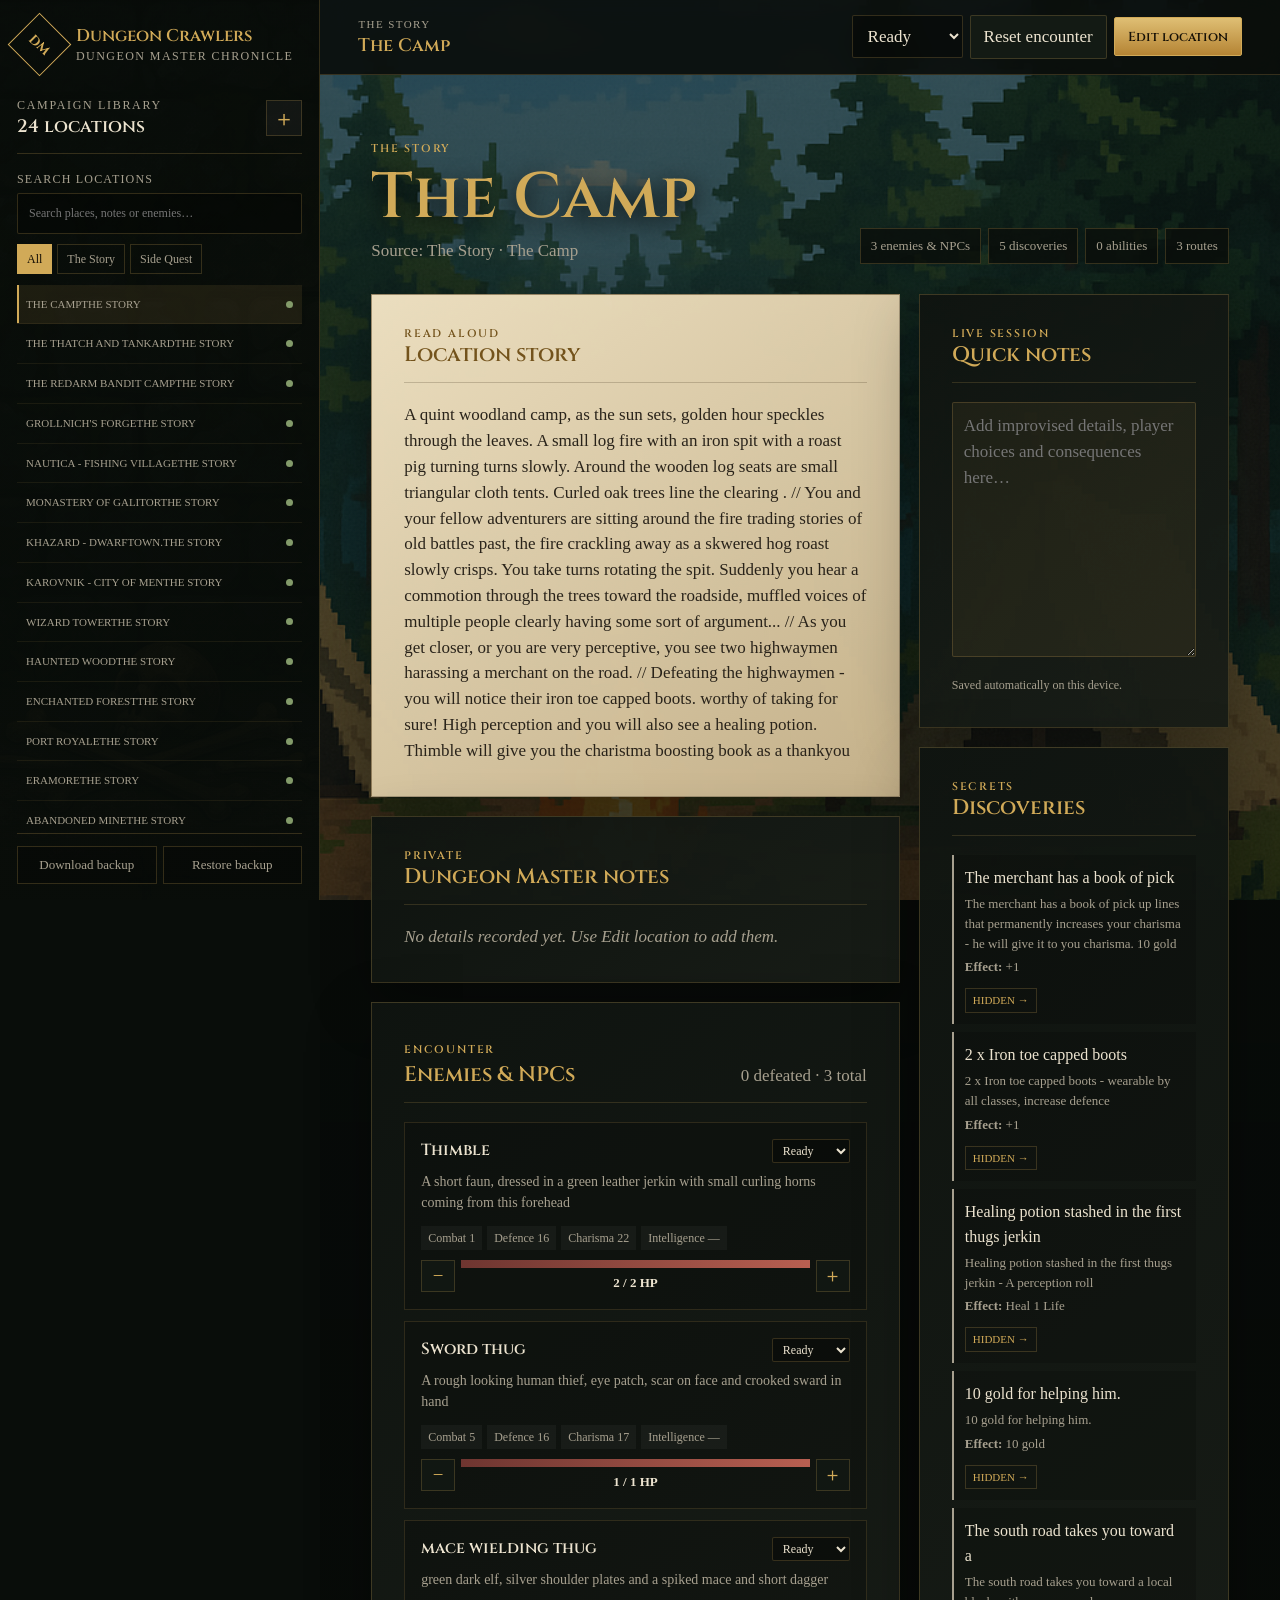
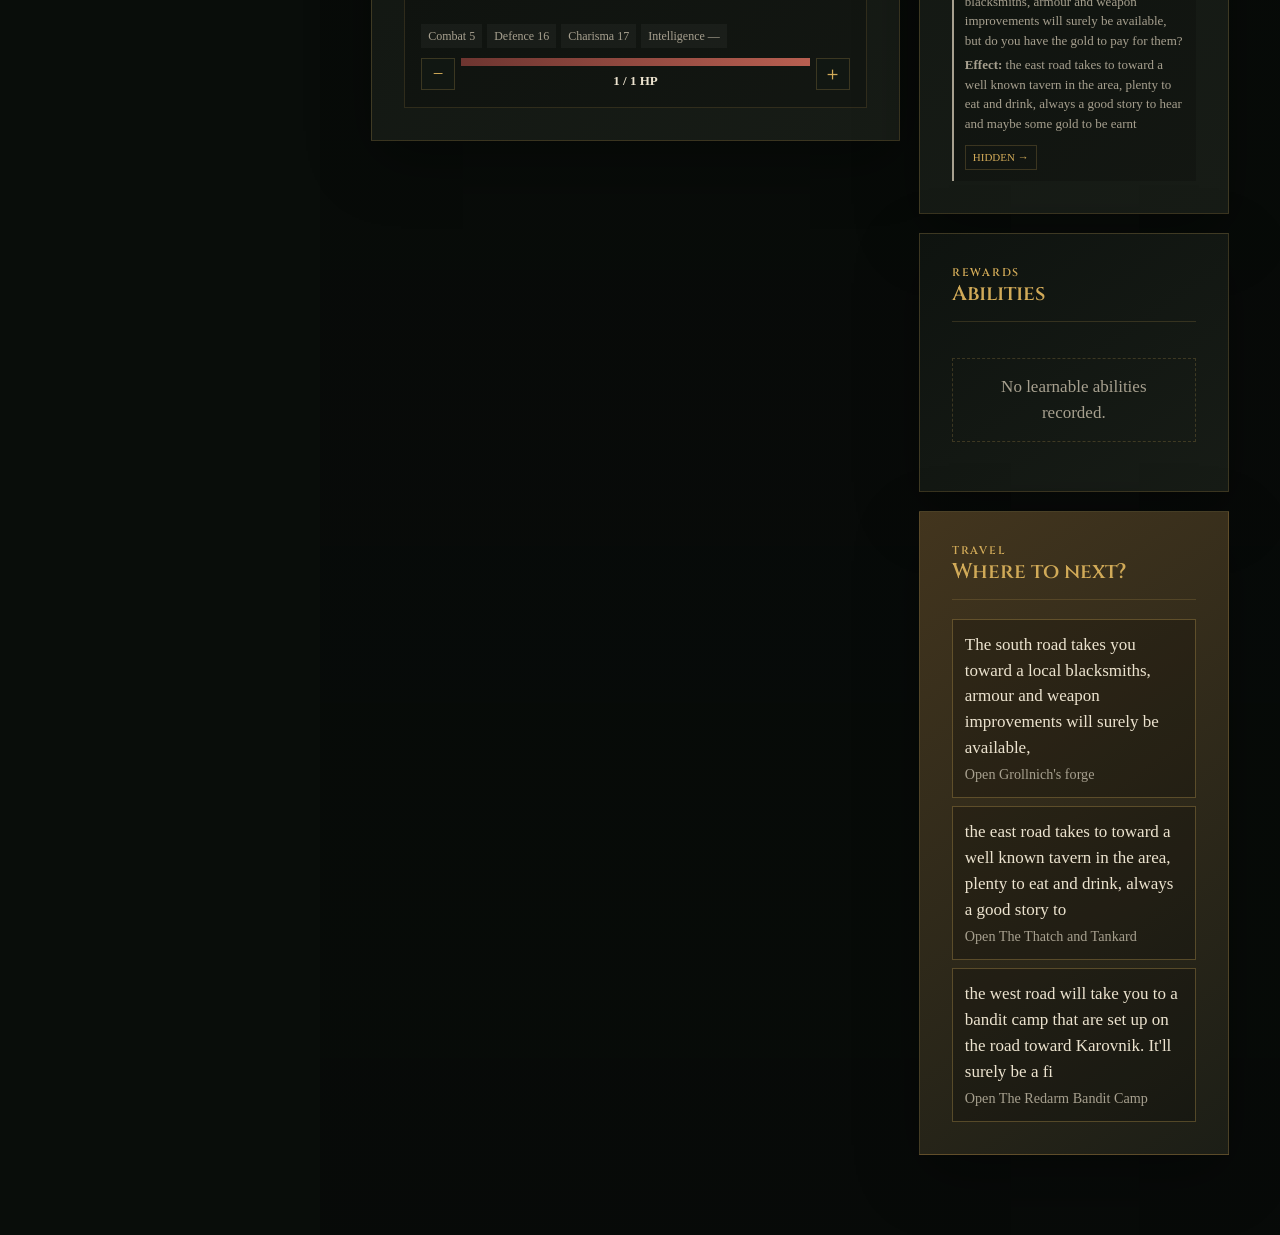
<file: index.html>
<!doctype html>
<html lang="en">
<head>
  <meta charset="utf-8">
  <meta name="viewport" content="width=device-width, initial-scale=1">
  <meta http-equiv="refresh" content="0; url=dungeon-crawlers-dm-private/">
  <title>Dungeon Crawlers — DM Chronicle</title>
  <script>window.location.replace("dungeon-crawlers-dm-private/" + window.location.search + window.location.hash);</script>
</head>
<body>
  <p>Opening the <a href="dungeon-crawlers-dm-private/">Dungeon Master Chronicle</a>…</p>
</body>
</html>
</file>
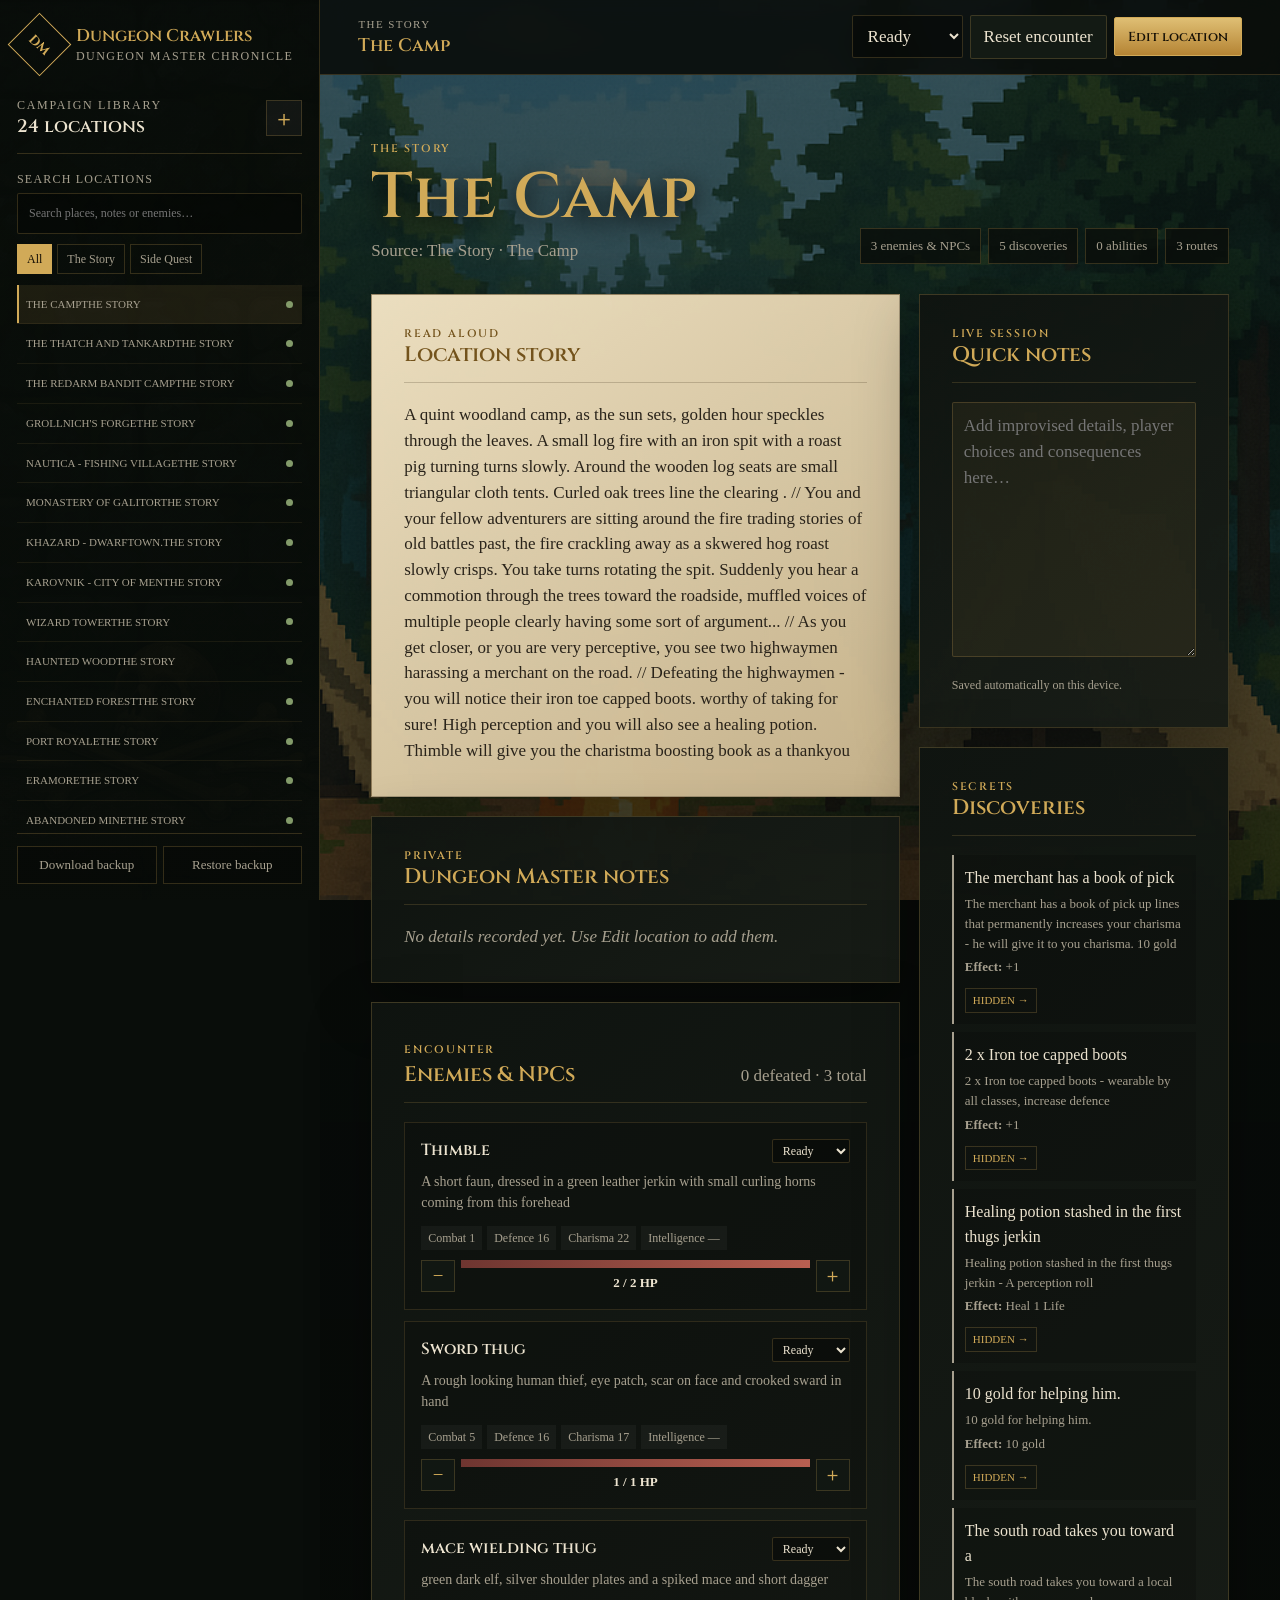
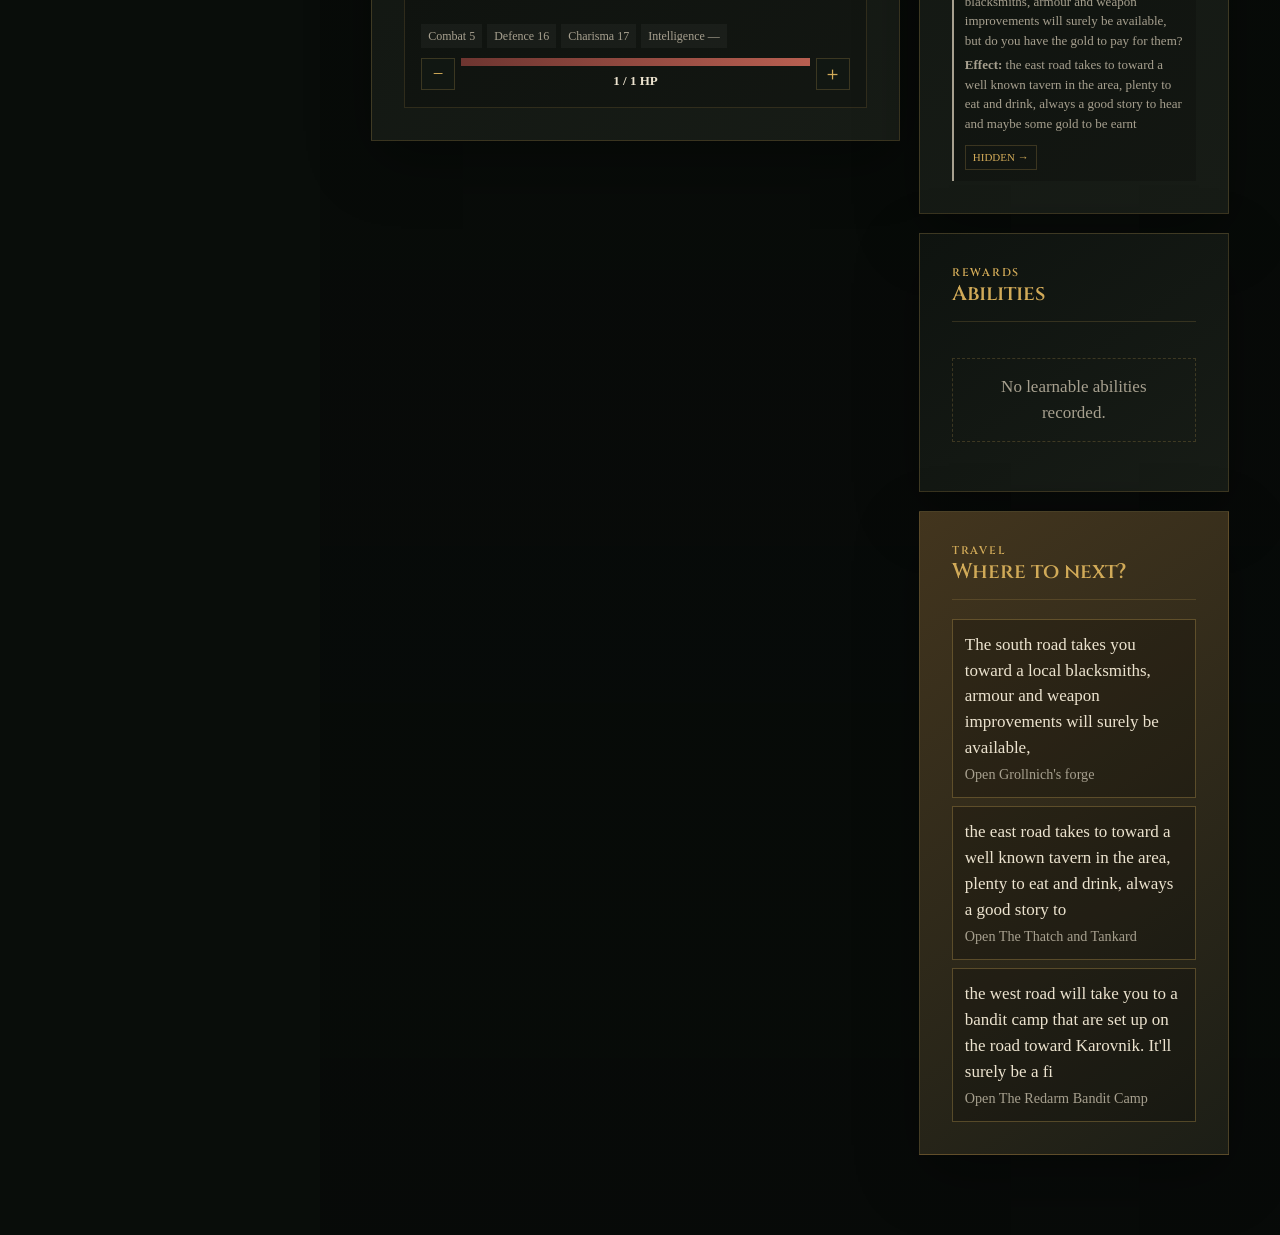
<file: dungeon-crawlers-dm-private/index.html>
<!doctype html>
<html lang="en">
<head>
  <meta charset="utf-8">
  <meta name="viewport" content="width=device-width, initial-scale=1">
  <meta name="theme-color" content="#10130f">
  <meta name="robots" content="noindex,nofollow">
  <title>Dungeon Crawlers — DM Chronicle</title>
  <link rel="preconnect" href="https://fonts.googleapis.com">
  <link rel="preconnect" href="https://fonts.gstatic.com" crossorigin>
  <link href="https://fonts.googleapis.com/css2?family=Cinzel:wght@500;600;700&family=IM+Fell+English:ital@0;1&display=swap" rel="stylesheet">
  <link rel="stylesheet" href="styles.css">
</head>
<body>
  <div class="app-shell">
    <aside class="sidebar" id="sidebar">
      <div class="brand">
        <div class="brand-mark">DM</div>
        <div><strong>Dungeon Crawlers</strong><span>Dungeon Master Chronicle</span></div>
      </div>

      <div class="library-heading">
        <div><p>Campaign library</p><strong id="locationCount">0 locations</strong></div>
        <button class="icon-button" id="newLocationButton" title="Create a new location" aria-label="Create a new location">＋</button>
      </div>

      <label class="search-field"><span>Search locations</span><input id="locationSearch" type="search" placeholder="Search places, notes or enemies…"></label>
      <div class="filter-row" id="campaignFilters" aria-label="Filter campaign"></div>
      <nav class="location-list" id="locationList" aria-label="Campaign locations"></nav>

      <div class="sidebar-tools">
        <button id="backupButton" type="button">Download backup</button>
        <label>Restore backup<input id="restoreFile" type="file" accept="application/json"></label>
      </div>
    </aside>

    <main class="main-stage">
      <header class="topbar">
        <button class="menu-button" id="menuButton" aria-label="Open location library">☰</button>
        <div class="current-place"><span id="locationCampaign">Campaign</span><strong id="locationTitle">Choose a location</strong></div>
        <div class="top-actions">
          <select id="locationStatus" aria-label="Location status">
            <option value="draft">Draft</option><option value="ready">Ready</option>
            <option value="visited">Visited</option><option value="complete">Complete</option>
          </select>
          <button class="button secondary" id="resetEncounterButton" type="button">Reset encounter</button>
          <button class="button primary" id="editLocationButton" type="button">Edit location</button>
        </div>
      </header>

      <div class="content" id="locationView">
        <section class="location-hero">
          <div>
            <p class="eyebrow" id="heroCampaign">Campaign</p>
            <h1 id="heroTitle">Choose a location</h1>
            <p class="hero-source" id="heroSource"></p>
          </div>
          <div class="location-summary" id="locationSummary"></div>
        </section>

        <div class="content-grid">
          <div class="primary-column">
            <section class="paper-card story-card">
              <div class="section-title"><span>Read aloud</span><h2>Location story</h2></div>
              <div class="prose" id="storyText"></div>
            </section>

            <section class="dark-card">
              <div class="section-title"><span>Private</span><h2>Dungeon Master notes</h2></div>
              <div class="prose" id="dmNotesText"></div>
            </section>

            <section class="dark-card">
              <div class="section-title split"><div><span>Encounter</span><h2>Enemies &amp; NPCs</h2></div><strong id="enemyProgress"></strong></div>
              <div class="enemy-grid" id="enemyGrid"></div>
            </section>
          </div>

          <aside class="secondary-column">
            <section class="dark-card sticky-notes">
              <div class="section-title"><span>Live session</span><h2>Quick notes</h2></div>
              <textarea id="sessionNotes" rows="9" placeholder="Add improvised details, player choices and consequences here…"></textarea>
              <p>Saved automatically on this device.</p>
            </section>

            <section class="dark-card">
              <div class="section-title"><span>Secrets</span><h2>Discoveries</h2></div>
              <div class="discovery-list" id="discoveryList"></div>
            </section>

            <section class="dark-card">
              <div class="section-title"><span>Rewards</span><h2>Abilities</h2></div>
              <div class="discovery-list" id="abilityList"></div>
            </section>

            <section class="route-card">
              <div class="section-title"><span>Travel</span><h2>Where to next?</h2></div>
              <div class="route-list" id="routeList"></div>
            </section>
          </aside>
        </div>
      </div>

      <section class="editor hidden" id="locationEditor" aria-labelledby="editorTitle">
        <div class="editor-header"><div><p class="eyebrow">Edit mode</p><h1 id="editorTitle">Edit location</h1></div><button class="button secondary" id="cancelEditButton">Cancel</button></div>
        <div class="editor-grid">
          <section class="editor-card wide">
            <label>Location name<input id="editName"></label>
            <div class="two-fields"><label>Campaign<input id="editCampaign"></label><label>Status<select id="editStatus"><option value="draft">Draft</option><option value="ready">Ready</option><option value="visited">Visited</option><option value="complete">Complete</option></select></label></div>
            <label>Read-aloud story<textarea id="editStory" rows="9"></textarea></label>
            <label>Private DM notes<textarea id="editDmNotes" rows="9"></textarea></label>
          </section>

          <section class="editor-card">
            <h2>Add enemy or NPC</h2>
            <label>Name<input id="enemyName"></label>
            <div class="three-fields"><label>HP<input id="enemyHealth" type="number" min="1" value="1"></label><label>Combat<input id="enemyCombat" type="number" value="0"></label><label>Defence<input id="enemyDefence" type="number" value="0"></label></div>
            <label>Description<textarea id="enemyDescription" rows="4"></textarea></label>
            <button class="button secondary" id="addEnemyButton" type="button">Add enemy</button>
            <div class="compact-list" id="editEnemyList"></div>
          </section>

          <section class="editor-card">
            <h2>Add discovery</h2>
            <label>Item or secret<input id="discoveryName"></label>
            <label>Description<textarea id="discoveryDescription" rows="3"></textarea></label>
            <label>Effect or value<input id="discoveryEffect"></label>
            <button class="button secondary" id="addDiscoveryButton" type="button">Add discovery</button>
            <div class="compact-list" id="editDiscoveryList"></div>
          </section>

          <section class="editor-card">
            <h2>Add ability</h2>
            <label>Ability name<input id="abilityName"></label>
            <label>Description<textarea id="abilityDescription" rows="3"></textarea></label>
            <button class="button secondary" id="addAbilityButton" type="button">Add ability</button>
            <div class="compact-list" id="editAbilityList"></div>
          </section>

          <section class="editor-card">
            <h2>Add route</h2>
            <label>Button label<input id="routeLabel" placeholder="Onward to Khazard"></label>
            <label>Connected location<select id="routeTarget"></select></label>
            <label>Private travel note<textarea id="routeDescription" rows="3"></textarea></label>
            <button class="button secondary" id="addRouteButton" type="button">Add route</button>
            <div class="compact-list" id="editRouteList"></div>
          </section>
        </div>
        <div class="editor-save"><button class="button primary" id="saveLocationButton" type="button">Save location changes</button></div>
      </section>
    </main>
  </div>

  <dialog id="newLocationDialog">
    <form method="dialog" id="newLocationForm">
      <p class="eyebrow">Campaign builder</p><h2>Create a new location</h2>
      <label>Location name<input id="newName" required placeholder="The Sunken Citadel"></label>
      <label>Campaign<input id="newCampaign" value="New Adventures"></label>
      <label>Read-aloud introduction<textarea id="newStory" rows="5"></textarea></label>
      <label>Private DM notes<textarea id="newDmNotes" rows="5"></textarea></label>
      <div class="dialog-actions"><button class="button secondary" value="cancel">Cancel</button><button class="button primary" id="createLocationButton" value="default">Create location</button></div>
    </form>
  </dialog>

  <div class="toast" id="toast" role="status" aria-live="polite"></div>
  <script src="data/campaign-data.js"></script>
  <script src="app.js?v=discoveries-1"></script>
</body>
</html>
</file>
<file: dungeon-crawlers-dm-private/styles.css>
:root {
  --ink: #ece3cf; --muted: #a7a08f; --gold: #d1aa58; --gold-dark: #72521f;
  --green: #839b6a; --red: #b45d51; --blue: #65848b; --black: #090d0a;
  --panel: rgba(15, 20, 16, .96); --panel-2: rgba(24, 29, 23, .96); --paper: #d8c9a8;
  --paper-ink: #29231a; --line: rgba(209, 170, 88, .22); --sidebar: 320px;
}
* { box-sizing: border-box; }
html { color-scheme: dark; }
body { margin: 0; min-height: 100vh; color: var(--ink); font: 17px/1.52 "IM Fell English", Georgia, serif; background: #090d0a; }
button, input, textarea, select { font: inherit; }
button, select, input[type="file"] { cursor: pointer; }
button:focus-visible, input:focus-visible, textarea:focus-visible, select:focus-visible { outline: 2px solid var(--gold); outline-offset: 2px; }
.hidden { display: none !important; }
.app-shell { min-height: 100vh; display: grid; grid-template-columns: var(--sidebar) 1fr; }
.sidebar { position: sticky; top: 0; height: 100vh; display: flex; flex-direction: column; padding: 22px 17px 16px; overflow: hidden; border-right: 1px solid var(--line); background: linear-gradient(rgba(8,12,9,.91), rgba(8,12,9,.98)), url("assets/background.jpg") center/cover; z-index: 30; }
.brand { display: flex; align-items: center; gap: 12px; margin-bottom: 29px; }
.brand-mark { width: 45px; height: 45px; display: grid; place-items: center; border: 1px solid var(--gold); color: var(--gold); font: 700 13px "Cinzel", serif; transform: rotate(45deg); }
.brand div:last-child { margin-left: 2px; }
.brand strong, .brand span { display: block; }
.brand strong { color: var(--gold); font: 600 17px "Cinzel", serif; }
.brand span { color: var(--muted); font-size: 12px; text-transform: uppercase; letter-spacing: .12em; }
.library-heading { display: flex; align-items: center; justify-content: space-between; padding-bottom: 13px; border-bottom: 1px solid var(--line); }
.library-heading p, .library-heading strong { margin: 0; }
.library-heading p { color: var(--muted); font-size: 12px; text-transform: uppercase; letter-spacing: .14em; }
.library-heading strong { font: 600 18px "Cinzel", serif; }
.icon-button, .menu-button { width: 36px; height: 36px; border: 1px solid var(--line); background: rgba(255,255,255,.04); color: var(--gold); font-size: 22px; }
.search-field { display: grid; gap: 5px; margin: 16px 0 9px; color: var(--muted); font-size: 12px; text-transform: uppercase; letter-spacing: .1em; }
input, textarea, select { width: 100%; padding: 10px 11px; border: 1px solid var(--line); border-radius: 2px; color: var(--ink); background: rgba(0,0,0,.3); }
textarea { resize: vertical; }
.filter-row { display: flex; gap: 5px; overflow-x: auto; padding: 1px 0 11px; }
.filter-row button { white-space: nowrap; padding: 5px 9px; border: 1px solid var(--line); color: var(--muted); background: transparent; font-size: 12px; }
.filter-row button.active { color: #161006; border-color: var(--gold); background: var(--gold); }
.location-list { flex: 1; overflow-y: auto; margin-right: -8px; padding-right: 8px; }
.location-link { width: 100%; display: grid; grid-template-columns: 1fr auto; gap: 6px; padding: 11px 9px; border: 0; border-bottom: 1px solid rgba(209,170,88,.09); color: var(--ink); background: transparent; text-align: left; }
.location-link:hover, .location-link.active { background: rgba(209,170,88,.1); }
.location-link.active { box-shadow: inset 2px 0 var(--gold); }
.location-link strong { font-weight: normal; }
.location-link span { color: var(--muted); font-size: 11px; text-transform: uppercase; }
.status-dot { width: 7px; height: 7px; align-self: center; border-radius: 50%; background: var(--muted); }
.status-dot.ready { background: var(--green); }.status-dot.visited { background: var(--gold); }.status-dot.complete { background: var(--blue); }.status-dot.draft { background: var(--red); }
.sidebar-tools { display: grid; grid-template-columns: 1fr 1fr; gap: 6px; padding-top: 12px; border-top: 1px solid var(--line); }
.sidebar-tools button, .sidebar-tools label { display: grid; place-items: center; min-height: 38px; margin: 0; border: 1px solid var(--line); color: var(--muted); background: rgba(0,0,0,.24); font-size: 13px; }
.sidebar-tools input { display: none; }
.main-stage { min-width: 0; background: linear-gradient(rgba(7,10,8,.62), rgba(7,10,8,.9)), url("assets/background2.jpg") center/cover fixed; }
.topbar { position: sticky; top: 0; z-index: 20; min-height: 75px; display: flex; align-items: center; justify-content: space-between; gap: 20px; padding: 12px clamp(18px,3vw,45px); border-bottom: 1px solid var(--line); background: rgba(10,14,11,.91); backdrop-filter: blur(14px); }
.menu-button { display: none; }
.current-place span, .current-place strong { display: block; }
.current-place span { color: var(--muted); font-size: 11px; letter-spacing: .13em; text-transform: uppercase; }
.current-place strong { max-width: 500px; overflow: hidden; text-overflow: ellipsis; white-space: nowrap; color: var(--gold); font: 600 18px "Cinzel", serif; }
.top-actions { display: flex; gap: 7px; align-items: center; }
.top-actions select { width: auto; }
.button { min-height: 39px; padding: 8px 13px; border: 1px solid var(--line); border-radius: 2px; color: var(--ink); background: #131a14; }
.button.primary { color: #161006; border-color: var(--gold); background: linear-gradient(#dfbf74, #b58434); font: 600 13px "Cinzel", serif; }
.button.secondary:hover { color: var(--gold); }
.content, .editor { max-width: 1440px; margin: auto; padding: 38px clamp(18px,4vw,58px) 80px; }
.location-hero { display: flex; align-items: end; justify-content: space-between; gap: 30px; margin: 18px 0 30px; }
.eyebrow, .section-title span { color: var(--gold); font: 600 11px/1.2 "Cinzel", serif; letter-spacing: .16em; text-transform: uppercase; }
.location-hero h1, .editor-header h1 { max-width: 850px; margin: 5px 0 4px; color: var(--gold); font: 600 clamp(38px,5vw,70px)/1 "Cinzel", serif; text-shadow: 0 6px 25px #000; }
.hero-source { margin: 8px 0 0; color: var(--muted); }
.location-summary { display: flex; flex-wrap: wrap; justify-content: flex-end; gap: 7px; }
.location-summary span { padding: 7px 10px; border: 1px solid var(--line); background: rgba(10,14,11,.8); color: var(--muted); font-size: 13px; }
.content-grid { display: grid; grid-template-columns: minmax(0,1.55fr) minmax(310px,.75fr); gap: 19px; align-items: start; }
.primary-column, .secondary-column { display: grid; gap: 19px; }
.paper-card, .dark-card, .route-card, .editor-card { padding: clamp(20px,3vw,32px); border: 1px solid var(--line); box-shadow: 0 20px 60px rgba(0,0,0,.32); }
.paper-card { color: var(--paper-ink); border-color: rgba(61,43,18,.4); background: linear-gradient(145deg, rgba(242,228,196,.97), rgba(201,181,141,.97)); }
.dark-card, .editor-card { background: linear-gradient(145deg, var(--panel), var(--panel-2)); }
.route-card { background: linear-gradient(145deg, rgba(69,55,31,.96), rgba(29,31,23,.97)); }
.section-title { display: flex; flex-direction: column; gap: 1px; margin-bottom: 19px; padding-bottom: 13px; border-bottom: 1px solid currentColor; border-color: rgba(209,170,88,.18); }
.paper-card .section-title { border-color: rgba(58,43,22,.22); }
.section-title h2, .editor-card h2, dialog h2 { margin: 0; color: var(--gold); font: 600 21px "Cinzel", serif; }
.paper-card .section-title span, .paper-card .section-title h2 { color: #73531c; }
.section-title.split { flex-direction: row; justify-content: space-between; align-items: end; }
.section-title.split strong { color: var(--muted); font-weight: normal; }
.prose { white-space: pre-wrap; }
.prose:empty::after { content: "No details recorded yet. Use Edit location to add them."; color: var(--muted); font-style: italic; }
.paper-card .prose:empty::after { color: #6e6659; }
.enemy-grid { display: grid; grid-template-columns: repeat(auto-fill,minmax(250px,1fr)); gap: 11px; }
.enemy-card { padding: 16px; border: 1px solid rgba(209,170,88,.16); background: rgba(0,0,0,.2); }
.enemy-card.defeated { opacity: .62; border-color: rgba(180,93,81,.5); }
.enemy-head { display: flex; justify-content: space-between; gap: 8px; }
.enemy-head h3 { margin: 0; font: 600 16px "Cinzel", serif; }
.enemy-head select { width: auto; padding: 3px 6px; font-size: 12px; }
.enemy-card > p { min-height: 45px; margin: 8px 0; color: var(--muted); font-size: 14px; }
.enemy-stats { display: flex; flex-wrap: wrap; gap: 5px; margin: 10px 0; }
.enemy-stats span { padding: 3px 7px; background: rgba(255,255,255,.04); color: var(--muted); font-size: 12px; }
.health-line { display: grid; grid-template-columns: 34px 1fr 34px; gap: 6px; align-items: center; }
.health-line button { height: 32px; border: 1px solid var(--line); background: #111712; color: var(--gold); font-size: 19px; }
.health-center { display: grid; gap: 5px; text-align: center; }
.health-track { height: 8px; background: #090c09; }
.health-track i { display: block; height: 100%; background: linear-gradient(90deg,#6e3530,#b85f51); transition: width .2s; }
.health-center strong { font-size: 13px; }
.sticky-notes textarea { min-height: 170px; background: rgba(209,170,88,.07); }
.sticky-notes > p { margin-bottom: 0; color: var(--muted); font-size: 12px; }
.discovery-list { display: grid; gap: 8px; }
.discovery-item { padding: 11px; border-left: 2px solid var(--muted); background: rgba(0,0,0,.18); }
.discovery-item.revealed { border-color: var(--gold); }.discovery-item.found, .discovery-item.learned { border-color: var(--green); }
.discovery-item h3 { margin: 0 0 3px; font-size: 16px; font-weight: normal; }
.discovery-item p { margin: 4px 0; color: var(--muted); font-size: 13px; }
.state-button { margin-top: 7px; padding: 3px 7px; border: 1px solid var(--line); color: var(--gold); background: transparent; font-size: 11px; text-transform: uppercase; }
.route-list { display: grid; gap: 8px; }
.route-button { width: 100%; padding: 12px; border: 1px solid rgba(209,170,88,.32); color: var(--ink); background: rgba(0,0,0,.22); text-align: left; }
.route-button:hover:not([disabled]) { border-color: var(--gold); color: var(--gold); }
.route-button small { display: block; margin-top: 3px; color: var(--muted); }
.route-button[disabled] { cursor: default; opacity: .65; }
.editor-header { display: flex; justify-content: space-between; align-items: end; gap: 18px; margin-bottom: 25px; }
.editor-header h1 { font-size: clamp(35px,4vw,55px); }
.editor-grid { display: grid; grid-template-columns: 1fr 1fr; gap: 16px; }
.editor-card.wide { grid-column: 1 / -1; }
.editor-card label, dialog label { display: grid; gap: 5px; margin-bottom: 13px; color: var(--muted); font-size: 14px; }
.two-fields, .three-fields { display: grid; gap: 10px; }.two-fields { grid-template-columns: 1fr 1fr; }.three-fields { grid-template-columns: repeat(3,1fr); }
.compact-list { display: grid; gap: 5px; margin-top: 15px; }
.compact-item { display: grid; grid-template-columns: 1fr auto; gap: 8px; padding: 7px 8px; border: 1px solid rgba(209,170,88,.12); color: var(--muted); font-size: 13px; }
.compact-item button { border: 0; background: transparent; color: #d9857b; }
.editor-save { position: sticky; bottom: 14px; display: flex; justify-content: flex-end; margin-top: 18px; }
dialog { width: min(620px,calc(100% - 28px)); padding: 27px; border: 1px solid var(--gold); color: var(--ink); background: #121812; box-shadow: 0 25px 80px #000; }
dialog::backdrop { background: rgba(0,0,0,.76); backdrop-filter: blur(4px); }
dialog h2 { margin: 5px 0 20px; font-size: 27px; }
.dialog-actions { display: flex; justify-content: flex-end; gap: 8px; }
.toast { position: fixed; left: 50%; bottom: 24px; z-index: 100; transform: translate(-50%,20px); opacity: 0; pointer-events: none; padding: 10px 16px; border: 1px solid var(--gold); background: #111712; transition: .2s; }
.toast.show { transform: translate(-50%,0); opacity: 1; }
.empty { padding: 15px; border: 1px dashed var(--line); color: var(--muted); text-align: center; }
@media (max-width: 1040px) {
  :root { --sidebar: 285px; }
  .content-grid { grid-template-columns: 1fr; }
  .secondary-column { grid-template-columns: repeat(2,minmax(0,1fr)); }
  .secondary-column > section:last-child { grid-column: 1 / -1; }
}
@media (max-width: 780px) {
  .app-shell { display: block; }
  .sidebar { position: fixed; left: 0; transform: translateX(-102%); width: min(88vw,340px); transition: transform .2s; box-shadow: 18px 0 60px #000; }
  .sidebar.open { transform: none; }
  .menu-button { display: block; }
  .topbar { align-items: flex-start; flex-wrap: wrap; }
  .current-place { flex: 1; }
  .top-actions { width: 100%; overflow-x: auto; }
  .location-hero { align-items: start; flex-direction: column; }
  .location-summary { justify-content: flex-start; }
  .secondary-column, .editor-grid { grid-template-columns: 1fr; }
  .secondary-column > section:last-child, .editor-card.wide { grid-column: auto; }
}
@media (max-width: 520px) {
  body { font-size: 16px; }
  .content, .editor { padding-inline: 12px; }
  .top-actions .button { font-size: 12px; white-space: nowrap; }
  .two-fields, .three-fields { grid-template-columns: 1fr; }
}
</file>
